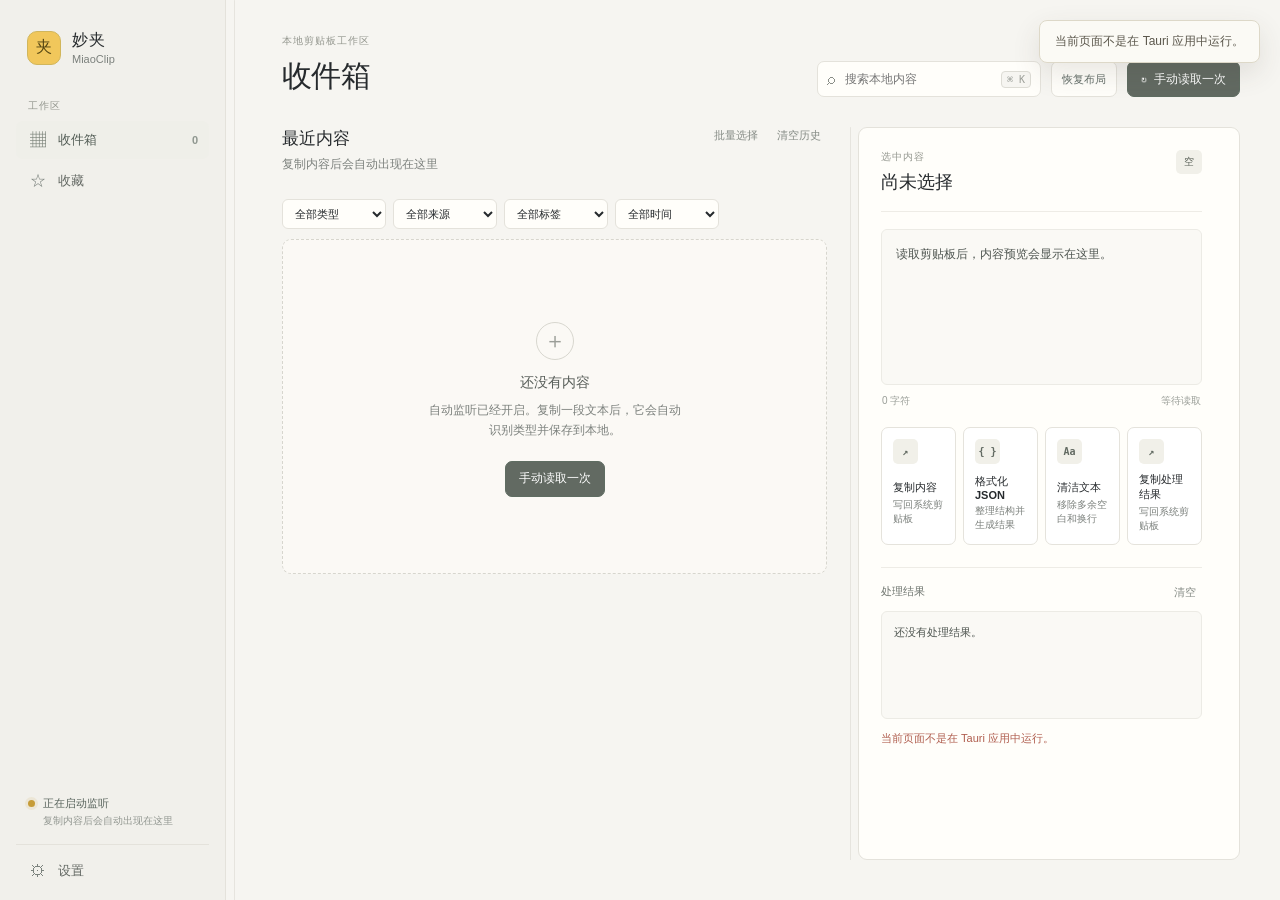
<file: ui/index.html>
<!doctype html>
<html lang="zh-CN">
  <head>
    <meta charset="UTF-8" />
    <meta name="viewport" content="width=device-width, initial-scale=1.0" />
    <meta name="theme-color" content="#f6f5f1" />
    <title>妙夹 · MiaoClip</title>
    <link rel="stylesheet" href="style.css?v=38" />
  </head>
  <body>
    <div class="app-frame">
      <aside class="sidebar">
        <div class="brand-lockup">
          <div class="brand-mark" aria-hidden="true">夹</div>
          <div><strong>妙夹</strong><span>MiaoClip</span></div>
        </div>
        <div class="workspace-label">工作区</div>
        <nav class="primary-nav" aria-label="主要分区">
          <button class="nav-item is-active" data-view="inbox" type="button"><span class="nav-symbol" aria-hidden="true">▦</span><span>收件箱</span><span class="nav-count" id="inbox-count">0</span></button>
          <button class="nav-item" data-view="favorites" type="button"><span class="nav-symbol" aria-hidden="true">☆</span><span>收藏</span></button>
        </nav>
        <div class="sidebar-footer">
          <button class="local-status" id="monitor-toggle" data-state="starting" type="button" aria-pressed="true" title="暂停自动监听">
            <span aria-hidden="true"></span>
            <div><strong id="monitor-status-label">正在启动监听</strong><small id="monitor-status-detail">复制内容后会自动出现在这里</small></div>
          </button>
          <button class="nav-item secondary-nav" data-view="settings" type="button"><span class="nav-symbol" aria-hidden="true">⚙</span><span>设置</span></button>
        </div>
      </aside>
      <div class="layout-splitter layout-splitter-sidebar" id="sidebar-splitter" role="separator" aria-label="调整工作区宽度" aria-orientation="vertical" aria-valuemin="190" aria-valuemax="420" aria-valuenow="226" aria-valuetext="226 像素" tabindex="0" title="拖动调整工作区宽度；双击恢复默认；也可使用左右方向键"></div>

      <main class="workspace">
        <header class="workspace-header">
          <div><p class="overline">本地剪贴板工作区</p><h1 id="view-title">收件箱</h1></div>
          <div class="header-actions">
            <label class="search-box"><span aria-hidden="true">⌕</span><input id="search-input" type="search" placeholder="搜索本地内容" autocomplete="off" /><kbd>⌘ K</kbd></label>
            <button class="layout-reset-button" id="reset-layout" type="button" title="恢复工作区默认布局">恢复布局</button>
            <button class="read-button" id="read-button" type="button" title="手动读取一次当前剪贴板"><span aria-hidden="true">↻</span>手动读取一次</button>
          </div>
        </header>

        <div class="workspace-grid">
          <section class="feed-column" aria-labelledby="feed-heading">
            <div class="section-bar">
              <div><h2 id="feed-heading">最近内容</h2><p id="feed-caption">复制内容后会自动出现在这里</p></div>
              <div class="section-actions">
                <button class="quiet-button" id="enter-selection" type="button">批量选择</button>
                <button class="quiet-button" id="clear-session" type="button">清空历史</button>
              </div>
            </div>
            <div class="bulk-actions" id="bulk-actions" hidden>
              <span class="bulk-selection-count" id="selection-summary" aria-live="polite">未选择内容</span>
              <button class="quiet-button" id="select-visible" type="button" aria-pressed="false">全选当前</button>
              <button class="quiet-button" id="bulk-pin" type="button" disabled>收藏所选</button>
              <button class="quiet-button danger-button" id="bulk-delete" type="button" disabled>删除所选</button>
              <button class="quiet-button" id="exit-selection" type="button">完成</button>
            </div>
            <div class="filter-bar" aria-label="筛选内容">
              <select id="category-filter" aria-label="按类型筛选"><option value="all">全部类型</option><option value="text">文本</option><option value="url">URL</option><option value="account">账号</option><option value="password">敏感信息</option><option value="image">图片</option><option value="file">文件</option></select>
              <select id="source-filter" aria-label="按来源应用筛选"><option value="all">全部来源</option></select>
              <select id="tag-filter" aria-label="按标签筛选"><option value="all">全部标签</option></select>
              <select id="time-filter" aria-label="按时间筛选"><option value="all">全部时间</option><option value="today">今天</option><option value="7d">近 7 天</option><option value="30d">近 30 天</option><option value="custom">自定义</option></select>
              <input id="date-from" type="date" aria-label="开始日期" hidden />
              <input id="date-to" type="date" aria-label="结束日期" hidden />
            </div>
            <div class="feed" id="feed" role="list" aria-label="最近复制内容">
              <div class="empty-feed" id="empty-feed" aria-hidden="true">
                <div class="empty-mark" aria-hidden="true">＋</div>
                <strong id="empty-feed-title">还没有内容</strong>
                <p id="empty-feed-description">自动监听已经开启。复制一段文本后，它会自动识别类型并保存到本地。</p>
                <button class="empty-action" id="empty-read-button" type="button" title="手动读取一次当前剪贴板">手动读取一次</button>
              </div>
            </div>
            <button class="load-more-feed" id="load-more-feed" type="button" hidden>加载更早记录</button>
          </section>
          <div class="layout-splitter layout-splitter-feed" id="feed-splitter" role="separator" aria-label="调整收件箱和详情宽度" aria-orientation="vertical" aria-valuemin="260" aria-valuemax="1000" aria-valuenow="560" aria-valuetext="560 像素" tabindex="0" title="拖动调整收件箱和详情宽度；双击恢复默认；也可使用左右方向键"></div>

          <aside class="detail-column" aria-labelledby="detail-heading">
            <div class="detail-head">
              <div><p class="overline">选中内容</p><h2 id="detail-heading">尚未选择</h2></div>
              <span class="type-badge" id="content-kind">空</span>
            </div>
            <div class="detail-preview" id="clipboard-preview">读取剪贴板后，内容预览会显示在这里。</div>
            <div class="protected-controls" id="protected-controls" hidden>
              <span id="protected-description">密码、银行卡号、身份证号等敏感内容会保存到系统安全存储，历史文件只保留引用，默认遮罩原文。</span>
              <div class="protected-actions">
                <button class="quiet-button reveal-button" id="reveal-protected" type="button" aria-label="显示敏感信息原文" aria-pressed="false"><span class="eye-glyph" aria-hidden="true"></span><span class="reveal-label">显示原文</span></button>
                <button class="quiet-button copy-protected-button" id="copy-protected" type="button" disabled>复制原文</button>
              </div>
            </div>
            <div class="detail-meta"><span id="content-length">0 字符</span><span id="content-time">等待读取</span></div>
            <div class="tag-editor" id="tag-editor" hidden>
              <div class="tag-editor-heading"><span>标签</span><small>用于整理和筛选</small></div>
              <div class="tag-list" id="tag-list"></div>
              <form class="tag-form" id="tag-form">
                <input id="tag-input" type="text" maxlength="24" placeholder="添加标签" autocomplete="off" />
                <button class="quiet-button" type="submit">添加</button>
              </form>
            </div>
            <div class="detail-actions">
              <button class="action-tile" data-action="copy-entry" type="button"><span class="tile-icon">↗</span><span><strong>复制内容</strong><small>写回系统剪贴板</small></span></button>
              <button class="action-tile" data-action="format-json" type="button"><span class="tile-icon">{ }</span><span><strong>格式化 JSON</strong><small>整理结构并生成结果</small></span></button>
              <button class="action-tile" data-action="clean-text" type="button"><span class="tile-icon">Aa</span><span><strong>清洁文本</strong><small>移除多余空白和换行</small></span></button>
              <button class="action-tile" data-action="copy-result" type="button"><span class="tile-icon">↗</span><span><strong>复制处理结果</strong><small>写回系统剪贴板</small></span></button>
            </div>
            <div class="result-block">
              <div class="result-heading"><span>处理结果</span><button class="quiet-button" id="clear-result" type="button">清空</button></div>
              <pre id="result-preview">还没有处理结果。</pre>
            </div>
            <p class="message" id="message" role="status"></p>
          </aside>
        </div>
        <section class="settings-panel" id="settings-panel" hidden aria-labelledby="settings-heading">
          <div class="settings-heading">
            <div><p class="overline">通知与偏好</p><h2 id="settings-heading">收到新内容时</h2></div>
            <button class="quiet-button" id="settings-back" type="button">返回收件箱</button>
          </div>
          <div class="settings-list">
            <label class="setting-row"><span><strong>应用内提示</strong><small>在妙夹窗口右上角显示“收到新内容”的提示。</small></span><input id="notify-in-app" type="checkbox" checked /></label>
            <label class="setting-row"><span><strong>桌面浮层提示</strong><small>像收到消息一样在桌面角落弹出，不需要打开妙夹主窗口；原文不会进入系统通知中心。</small></span><input id="notify-desktop" type="checkbox" checked /></label>
            <label class="setting-row"><span><strong>敏感信息复制提醒</strong><small>复制密码、Token、银行卡号或身份证号时显示安全提醒，不展示原文。</small></span><input id="notify-sensitive" type="checkbox" checked /></label>
            <label class="setting-row"><span><strong>捕获图片</strong><small>关闭后，复制的图片不会进入妙夹历史，也不会弹出提示。</small></span><input id="capture-images" type="checkbox" checked /></label>
            <label class="setting-row"><span><strong>捕获文件</strong><small>关闭后，复制的文件不会进入妙夹历史，也不会弹出提示。</small></span><input id="capture-files" type="checkbox" checked /></label>
            <label class="setting-row"><span><strong>显示来源应用</strong><small>关闭后，列表、详情和提示中不显示来源；来源仍保存在本地，之后可以继续按来源筛选。</small></span><input id="show-source-app" type="checkbox" checked /></label>
            <label class="setting-row"><span><strong>点击桌面提示</strong><small>选择点击复制提示后打开对应记录，或只打开妙夹主窗口。</small></span><select id="toast-click-action"><option value="entry">打开对应记录</option><option value="window">打开妙夹</option></select></label>
            <label class="setting-row"><span><strong>开机启动</strong><small>进入系统后在后台自动运行妙夹，方便持续监听剪贴板；不会改变当前历史内容。</small></span><input id="launch-at-login" type="checkbox" /></label>
            <label class="setting-row setting-row-info"><span><strong>快速粘贴入口</strong><small>按 <kbd>⌘/Ctrl + Shift + Space</kbd> 打开妙夹，输入关键词后用 ↑↓ 选择，按 Enter 复制，按 Esc 收起。</small></span><input id="quick-paste-enabled" type="checkbox" checked /></label>
            <label class="setting-row setting-row-warning"><span><strong>隐私模式</strong><small>暂停自动捕获、桌面通知和新记录写入；适合复制银行卡号、身份证或私人聊天内容，关闭妙夹后会自动恢复监听。</small></span><input id="privacy-mode" type="checkbox" /></label>
            <label class="setting-row"><span><strong>提示位置</strong><small>选择独立提示浮层出现在哪个屏幕角落。</small></span><select id="notify-position"><option value="top-left">左上角</option><option value="top-right">右上角</option><option value="bottom-left">左下角</option><option value="bottom-right" selected>右下角</option></select></label>
            <label class="setting-row"><span><strong>提示框持续时间</strong><small>控制桌面浮层和妙夹窗口内提示显示多久，时间到后会自动消失。</small></span><select id="notify-duration"><option value="1500">1.5 秒</option><option value="2500">2.5 秒</option><option value="3000" selected>3 秒</option><option value="5000">5 秒</option><option value="8000">8 秒</option><option value="15000">15 秒</option></select></label>
            <label class="setting-row setting-row-warning"><span><strong>自动清理历史</strong><small>按你设置的保留时间清理未收藏记录；不开启时不会因条数上限淘汰历史，收藏内容永远保留。默认关闭。</small></span><input id="cleanup-enabled" type="checkbox" /></label>
            <div class="setting-row setting-row-cleanup"><span><strong>清理规则</strong><small>自动清理只处理超过保留时间且未收藏的内容；图片和敏感正文也会同步清理。历史记录没有固定条数上限。</small></span><div class="setting-controls"><select id="cleanup-days" aria-label="历史保留时间"><option value="1">保留 1 天</option><option value="3">保留 3 天</option><option value="7">保留 7 天</option><option value="14">保留 14 天</option><option value="30" selected>保留 30 天</option><option value="60">保留 60 天</option><option value="90">保留 90 天</option><option value="180">保留 180 天</option><option value="365">保留 1 年</option></select><select id="cleanup-schedule" aria-label="自动清理频率"><option value="startup">每次启动时</option><option value="daily">每天</option><option value="weekly">每周</option></select><button class="quiet-button danger-button" id="cleanup-old-history" type="button">立即清理</button></div></div>
            <div class="setting-row setting-row-backup"><span><strong>历史备份</strong><small>导出或导入本机历史，导入会与现有内容合并；敏感内容只保留遮罩后的记录信息，不会导出原文。</small></span><div class="setting-controls"><button class="quiet-button" id="export-history" type="button">导出历史</button><button class="quiet-button" id="import-history" type="button">导入历史</button></div></div>
          </div>
          <p class="settings-note" id="settings-note">通知设置只保存在本机。备份文件仍可能包含普通文本、URL、文件路径和图片，请妥善保管。</p>
          <section class="diagnostics-panel" aria-labelledby="diagnostics-heading">
            <div class="diagnostics-heading">
              <div><p class="overline">运行环境</p><h3 id="diagnostics-heading">平台能力诊断</h3></div>
              <div class="diagnostics-actions"><button class="quiet-button" id="restart-monitor" type="button">重新启动监听</button><button class="quiet-button" id="refresh-diagnostics" type="button">重新检测</button></div>
            </div>
            <p class="diagnostics-summary" id="diagnostics-summary">正在读取当前设备能力…</p>
            <div class="diagnostics-grid">
              <div class="diagnostic-row"><span><strong>系统与架构</strong><small id="diagnostic-platform-detail">等待检测</small></span><b class="diagnostic-state" id="diagnostic-platform-state">检测中</b></div>
              <div class="diagnostic-row"><span><strong>剪贴板监听</strong><small id="diagnostic-monitor-detail">等待检测</small></span><b class="diagnostic-state" id="diagnostic-monitor-state">检测中</b></div>
              <div class="diagnostic-row"><span><strong>来源应用识别</strong><small id="diagnostic-source-detail">等待检测</small></span><b class="diagnostic-state" id="diagnostic-source-state">检测中</b></div>
              <div class="diagnostic-row"><span><strong>系统安全存储</strong><small id="diagnostic-secure-detail">等待检测</small></span><b class="diagnostic-state" id="diagnostic-secure-state">检测中</b></div>
              <div class="diagnostic-row"><span><strong>开机启动</strong><small id="diagnostic-autostart-detail">等待检测</small></span><b class="diagnostic-state" id="diagnostic-autostart-state">检测中</b></div>
              <div class="diagnostic-row"><span><strong>图片与文件捕获</strong><small id="diagnostic-media-detail">等待检测</small></span><b class="diagnostic-state" id="diagnostic-media-state">检测中</b></div>
            </div>
          </section>
        </section>
      </main>
    </div>
    <div class="toast-region" id="toast-region" aria-live="polite" aria-atomic="true"></div>
    <script src="capture-state.js?v=1"></script>
    <script src="main.js?v=35"></script>
  </body>
</html>
</file>
<file: ui/style.css>
:root {
  color: #262a2d;
  background: #f6f5f1;
  color-scheme: light;
  font-family: -apple-system, BlinkMacSystemFont, "SF Pro Text", "Helvetica Neue", sans-serif;
  font-synthesis: none;
  text-rendering: optimizeLegibility;
  --ink: #262a2d;
  --muted: #7c817d;
  --line: #e4e2db;
  --paper: #fffefa;
  --accent: #626a62;
  --accent-soft: #f1f0e9;
  --focus-line: #9b947f;
  --yellow: #f1c75b;
  --sidebar-width: 226px;
  --feed-width: 560px;
  --splitter-size: 16px;
}

* { box-sizing: border-box; }
[hidden] { display: none !important; }
::selection { color: var(--ink); background: #ebe6d7; }
html, body { min-width: 0; }
body { margin: 0; min-height: 100vh; overflow-x: hidden; background: #f6f5f1; }
button, input, select { font: inherit; -webkit-tap-highlight-color: transparent; }
button { max-width: 100%; cursor: pointer; -webkit-appearance: none; appearance: none; }
button:active { filter: brightness(0.985); }
button:focus-visible, select:focus-visible, input:focus-visible {
  outline: 2px solid var(--focus-line);
  outline-offset: 2px;
  box-shadow: none;
}
button:focus:not(:focus-visible), select:focus:not(:focus-visible), input:focus:not(:focus-visible) {
  outline: none;
  box-shadow: none;
}
.app-frame { display: grid; grid-template-columns: minmax(190px, var(--sidebar-width)) var(--splitter-size) minmax(0, 1fr); width: 100%; min-height: 100vh; }
.sidebar { display: flex; min-width: 0; flex-direction: column; padding: 30px 16px 18px; border-right: 1px solid var(--line); background: #f1f0eb; }
.layout-splitter { position: relative; z-index: 2; width: var(--splitter-size); min-width: var(--splitter-size); cursor: col-resize; touch-action: none; user-select: none; outline: none; background: transparent; -webkit-appearance: none; appearance: none; -webkit-focus-ring-color: transparent; -webkit-tap-highlight-color: transparent; }
.layout-splitter::after { position: absolute; top: 0; bottom: 0; left: 7.5px; width: 1px; border-radius: 3px; background: #e6e4de; content: ""; transition: background 120ms ease; }
.layout-splitter::before { position: absolute; top: 50%; left: 5.5px; z-index: 1; width: 5px; height: 26px; border-right: 1px solid #c2beb5; border-left: 1px solid #c2beb5; content: ""; opacity: 0; transform: translateY(-50%); transition: opacity 120ms ease, border-color 120ms ease; }
.layout-splitter:hover::after, .layout-splitter:focus-visible::after, .layout-splitter.is-resizing::after { background: #d8d5cc; }
.layout-splitter:hover::before, .layout-splitter:focus-visible::before, .layout-splitter.is-resizing::before { border-color: #b1ada3; opacity: 0.54; }
.layout-splitter:focus, .layout-splitter:focus-visible { outline: 1px solid rgba(125, 119, 105, 0.12); outline-offset: -1px; box-shadow: none; }
.is-resizing, .is-resizing * { cursor: col-resize !important; user-select: none !important; }
.brand-lockup { display: flex; align-items: center; gap: 11px; padding: 0 11px 34px; }
.brand-mark { display: grid; place-items: center; width: 34px; height: 34px; border: 1px solid #d1b65b; border-radius: 10px; color: #544613; background: var(--yellow); font-weight: 800; }
.brand-lockup strong, .brand-lockup span { display: block; }
.brand-lockup strong { font-size: 16px; letter-spacing: 0.04em; }
.brand-lockup span { margin-top: 2px; color: var(--muted); font-size: 11px; }
.workspace-label, .overline { color: #94978f; font-size: 10px; font-weight: 800; letter-spacing: 0.1em; text-transform: uppercase; }
.workspace-label { padding: 0 12px 8px; }
.primary-nav { display: grid; gap: 3px; }
.nav-item { display: grid; grid-template-columns: 22px 1fr auto; align-items: center; gap: 9px; width: 100%; min-height: 38px; padding: 0 11px; border: 0; border-radius: 7px; color: #646964; background: transparent; text-align: left; font-size: 13px; }
.nav-item:hover { color: var(--ink); background: #e9e8e2; }
.nav-item.is-active { color: #535d56; background: #efefe9; font-weight: 700; }
.nav-symbol { color: #7b827d; font-size: 16px; text-align: center; }
.is-active .nav-symbol { color: #788077; }
.nav-count { color: #8f9790; font-size: 11px; font-variant-numeric: tabular-nums; }
.sidebar-footer { margin-top: auto; }
.local-status { display: flex; align-items: flex-start; gap: 8px; width: 100%; padding: 10px 12px 16px; border: 0; color: #838984; background: transparent; font-size: 11px; text-align: left; }
.local-status:hover { color: var(--ink); background: #e9e8e2; }
.local-status > span { flex: 0 0 auto; width: 7px; height: 7px; margin-top: 4px; border-radius: 50%; background: #61a375; box-shadow: 0 0 0 3px rgba(97, 163, 117, 0.12); }
.local-status > div { min-width: 0; }
.local-status strong, .local-status small { display: block; overflow-wrap: anywhere; }
.local-status strong { color: #59645d; font-size: 11px; font-weight: 700; }
.local-status small { margin-top: 3px; color: #929791; font-size: 10px; line-height: 1.4; }
.local-status[data-state="starting"] > span { background: #c69c38; box-shadow: 0 0 0 3px rgba(198, 156, 56, 0.12); }
.local-status[data-state="error"] > span { background: #b05e4f; box-shadow: 0 0 0 3px rgba(176, 94, 79, 0.12); }
.local-status[data-state="paused"] > span { background: #c69c38; box-shadow: 0 0 0 3px rgba(198, 156, 56, 0.12); }
.local-status[data-state="privacy"] > span { background: #b05e4f; box-shadow: 0 0 0 3px rgba(176, 94, 79, 0.12); }
.secondary-nav { border-top: 1px solid var(--line); border-radius: 0; padding-top: 14px; }
.workspace { width: 100%; min-width: 0; padding: 34px 40px 40px; }
.workspace-header { display: flex; min-width: 0; align-items: flex-end; justify-content: space-between; gap: 24px; max-width: 1240px; margin: 0 auto 30px; }
.overline { margin: 0 0 8px; }
h1, h2, p { margin: 0; }
h1 { font-size: 30px; font-weight: 760; letter-spacing: -0.02em; }
h2 { font-size: 17px; font-weight: 760; }
.header-actions { display: flex; min-width: 0; align-items: center; gap: 10px; }
.search-box { display: flex; min-width: 0; align-items: center; gap: 8px; width: 224px; height: 36px; padding: 0 9px; border: 1px solid var(--line); border-radius: 7px; color: #8a8e88; background: var(--paper); }
.search-box input { width: 100%; min-width: 0; border: 0; outline: 0; color: var(--ink); background: transparent; font-size: 12px; }
.search-box kbd { padding: 2px 5px; border: 1px solid #dddcd5; border-radius: 4px; color: #9b9e98; background: #f6f5f1; font-size: 10px; white-space: nowrap; }
.read-button, .empty-action { display: inline-flex; align-items: center; gap: 7px; height: 36px; padding: 0 13px; border: 1px solid #5f6d62; border-radius: 7px; color: #fff; background: var(--accent); font-size: 12px; font-weight: 700; }
.read-button:hover, .empty-action:hover { background: #5f6d63; }
.layout-reset-button { height: 36px; padding: 0 10px; border: 1px solid var(--line); border-radius: 7px; color: #66706b; background: var(--paper); font-size: 11px; }
.layout-reset-button:hover { border-color: #b9c2ba; color: #596b5f; background: #f7f8f3; }
.workspace-grid { display: grid; grid-template-columns: minmax(260px, var(--feed-width)) var(--splitter-size) minmax(260px, 1fr); width: 100%; max-width: none; margin: 0 auto; overflow-anchor: none; }
.feed-column, .detail-column { min-width: 0; }
.feed-column { overflow-anchor: none; scroll-behavior: auto; }
.section-bar { display: flex; min-width: 0; align-items: flex-start; justify-content: space-between; gap: 12px; min-height: 58px; }
.section-bar > div { min-width: 0; }
.section-bar p { margin-top: 6px; color: var(--muted); font-size: 12px; }
.quiet-button { border: 0; color: #858b85; background: transparent; font-size: 11px; }
.quiet-button:hover { color: var(--accent); }
.feed { display: grid; gap: 9px; }
.load-more-feed { display: block; width: 100%; margin: 12px 0 28px; padding: 11px 14px; border: 1px solid var(--line); border-radius: 7px; color: #66706b; background: rgba(255, 254, 250, 0.72); font-size: 12px; transition: border-color 120ms ease, background 120ms ease; }
.load-more-feed:hover { border-color: #cbc8bf; background: var(--paper); }
.load-more-feed:focus-visible { outline: 2px solid var(--focus-line); outline-offset: 2px; }
.empty-feed { display: grid; justify-items: center; padding: 82px 30px 76px; border: 1px dashed #d7d6ce; border-radius: 9px; color: var(--muted); background: rgba(255, 254, 250, 0.5); text-align: center; }
.empty-mark { display: grid; place-items: center; width: 38px; height: 38px; margin-bottom: 14px; border: 1px solid #d8d7cf; border-radius: 50%; color: #9b9e98; font-size: 22px; font-weight: 300; }
.empty-feed strong { color: #575d58; font-size: 14px; }
.empty-feed p { max-width: 260px; margin: 8px 0 20px; font-size: 12px; line-height: 1.7; }
.section-actions, .bulk-actions { display: flex; align-items: center; flex-wrap: wrap; gap: 7px; }
.bulk-actions { min-height: 38px; margin: 0 0 10px; padding: 7px 10px; border: 1px solid #deded5; border-radius: 7px; background: #f5f5ef; }
.bulk-actions[hidden] { display: none; }
.bulk-selection-count { margin-right: auto; color: #53635d; font-size: 11px; font-weight: 700; }
.danger-button { color: #a25448; }
.danger-button:hover { color: #8e3d32; background: #fcedea; }
.feed-card { display: grid; grid-template-columns: 0 minmax(0, 1fr) auto; gap: 8px; align-items: stretch; min-width: 0; padding: 0 8px 0 14px; border: 1px solid var(--line); border-radius: 8px; background: var(--paper); }
.feed-card.is-selected { border-color: #d5d8d0; background: #fcfcf8; box-shadow: inset 3px 0 0 #c7b56b; }
.feed-card.is-quick-selected { border-color: #c8cbbf; background: #faf8ef; box-shadow: inset 3px 0 0 #b4943d; }
.feed-card:hover { border-color: #c1c9be; }
.selection-control { display: grid; place-items: center; width: 0; overflow: hidden; opacity: 0; transition: width 120ms ease, opacity 120ms ease; }
.feed-card.is-selection-mode { grid-template-columns: 28px minmax(0, 1fr) auto; }
.feed-card.is-selection-mode .selection-control { width: 28px; opacity: 1; }
.selection-control input { width: 16px; height: 16px; accent-color: var(--accent); }
.feed-card-main { display: grid; grid-template-columns: auto minmax(0, 1fr) auto; gap: 11px; align-items: start; min-width: 0; padding: 14px 0; border: 0; color: inherit; background: transparent; text-align: left; }
.feed-card-main:hover { color: inherit; }
.feed-icon { display: grid; place-items: center; width: 30px; height: 30px; border-radius: 7px; color: var(--accent); background: var(--accent-soft); font-size: 13px; font-weight: 800; }
.feed-card strong, .feed-card small { display: block; }
.feed-card strong { overflow: hidden; color: #3c4440; font-size: 12px; font-weight: 700; text-overflow: ellipsis; white-space: nowrap; }
.feed-card small { margin-top: 5px; color: var(--muted); font-size: 11px; }
.feed-time { color: #9a9e98; font-size: 10px; white-space: nowrap; }
.pin-button { align-self: center; width: 28px; height: 28px; padding: 0; border: 0; border-radius: 5px; color: #a2a69f; background: transparent; font-size: 18px; line-height: 1; }
.pin-button:hover, .pin-button.is-pinned { color: #bd8b27; background: #fbf5df; }
.detail-column { min-width: 0; min-height: 0; padding: 22px; border: 1px solid var(--line); border-radius: 9px; background: var(--paper); }
.detail-head { display: flex; min-width: 0; align-items: flex-start; justify-content: space-between; gap: 12px; padding-bottom: 17px; border-bottom: 1px solid #eeece6; }
.detail-head > div { min-width: 0; }
.detail-head .overline { margin-bottom: 6px; }
.detail-head h2 { overflow-wrap: anywhere; font-size: 18px; }
.type-badge { padding: 5px 8px; border-radius: 5px; color: #5b6259; background: var(--accent-soft); font-size: 10px; font-weight: 800; }
.detail-preview { min-height: 156px; max-height: 250px; margin-top: 17px; overflow: auto; padding: 14px; border: 1px solid #ecebe5; border-radius: 6px; color: #4e5550; background: #faf9f5; font: 12px/1.7 "SFMono-Regular", Consolas, monospace; white-space: pre-wrap; word-break: break-word; }
.filter-bar { display: flex; flex-wrap: wrap; gap: 7px; margin: 14px 0 10px; }
.filter-bar select, .filter-bar input { min-width: 104px; max-width: 100%; padding: 7px 8px; border: 1px solid var(--line); border-radius: 6px; color: var(--ink); background: var(--paper); font-size: 11px; }
.filter-bar input { min-width: 126px; }
.tag-editor { margin: 0 0 18px; padding: 12px; border: 1px solid #ecebe5; border-radius: 7px; background: #faf9f5; }
.tag-editor[hidden] { display: none; }
.tag-editor-heading { display: flex; justify-content: space-between; gap: 10px; color: #6f756f; font-size: 11px; font-weight: 700; }
.tag-editor-heading small { color: var(--muted); font-size: 10px; font-weight: 400; }
.tag-list { display: flex; flex-wrap: wrap; gap: 5px; min-height: 24px; margin: 9px 0; }
.tag-form { display: flex; gap: 7px; }
.tag-form input { min-width: 0; flex: 1; padding: 7px 8px; border: 1px solid var(--line); border-radius: 6px; color: var(--ink); background: #fff; font-size: 11px; }
.tag-chip { display: inline-flex; align-items: center; gap: 4px; max-width: 100%; padding: 3px 7px; border-radius: 4px; color: #59645c; background: #efefe8; font-size: 10px; overflow-wrap: anywhere; }
.tag-chip button { padding: 0; border: 0; color: #6c827b; background: transparent; cursor: pointer; font-size: 13px; line-height: 1; }
.tag-chip button:hover { color: #a25448; }
.feed-tags { display: flex; flex-wrap: wrap; gap: 4px; margin-top: 4px; }
.protected-controls { display: flex; align-items: center; justify-content: space-between; gap: 12px; margin-top: 8px; color: #8a6d3b; font-size: 10px; line-height: 1.45; }
.protected-controls[hidden] { display: none; }
.protected-actions { display: flex; flex: none; align-items: center; gap: 6px; }
.reveal-button, .copy-protected-button { display: inline-flex; align-items: center; gap: 6px; white-space: nowrap; }
.copy-protected-button:disabled { cursor: not-allowed; opacity: 0.45; }
.eye-glyph { position: relative; display: inline-block; width: 14px; height: 9px; border: 1.5px solid #7f642a; border-radius: 70% / 100%; }
.eye-glyph::after { position: absolute; top: 1px; left: 4px; width: 4px; height: 4px; border-radius: 50%; background: #7f642a; content: ""; }
.feed-card.is-protected { border-color: #ead9ae; background: #fffdf6; }
.feed-card.is-protected .feed-icon { color: #9c7428; background: #fbf1cf; }
.feed-card-actions { display: flex; align-items: center; gap: 2px; }
.delete-button { width: 28px; height: 28px; padding: 0; border: 0; border-radius: 5px; color: #a2a69f; background: transparent; font-size: 18px; line-height: 1; }
.delete-button:hover { color: #b05e4f; background: #fcedea; }
.detail-image { display: block; width: 100%; height: auto; max-height: 420px; object-fit: contain; }
.file-preview-list { display: grid; gap: 14px; min-width: 0; font-family: -apple-system, BlinkMacSystemFont, sans-serif; white-space: normal; }
.file-preview-item { display: grid; gap: 7px; min-width: 0; padding-bottom: 12px; border-bottom: 1px solid #e8e6df; }
.file-preview-item:last-child { padding-bottom: 0; border-bottom: 0; }
.file-preview-name, .file-preview-path, .file-preview-status { min-width: 0; overflow-wrap: anywhere; }
.file-preview-name { color: #3c4440; font-size: 12px; }
.file-preview-path { color: #7c817d; font: 10px/1.5 "SFMono-Regular", Consolas, monospace; }
.file-preview-status { color: #9a6f2d; font-size: 10px; line-height: 1.5; }
.file-preview-image { display: block; width: 100%; max-height: 280px; border-radius: 5px; background: #f1f0eb; object-fit: contain; }
.file-preview-image[hidden] { display: none; }
.detail-meta { display: flex; justify-content: space-between; gap: 12px; padding: 9px 1px 19px; color: #9a9e98; font-size: 10px; }
.detail-actions { display: grid; grid-template-columns: repeat(4, minmax(0, 1fr)); gap: 7px; }
.action-tile { display: grid; min-width: 0; gap: 8px; min-height: 96px; padding: 11px; border: 1px solid #e5e3dc; border-radius: 7px; color: var(--ink); background: #fff; text-align: left; }
.action-tile:hover { border-color: #c0cbc0; background: #f8faf6; }
.action-tile:disabled { cursor: not-allowed; opacity: 0.45; }
.tile-icon { display: grid; place-items: center; width: 25px; height: 25px; border-radius: 5px; color: var(--accent); background: var(--accent-soft); font: 700 10px "SFMono-Regular", Consolas, monospace; }
.action-tile strong, .action-tile small { display: block; overflow-wrap: anywhere; }
.action-tile strong { font-size: 11px; }
.action-tile small { margin-top: 3px; color: var(--muted); font-size: 10px; line-height: 1.4; }
.result-block { margin-top: 22px; border-top: 1px solid #eeece6; }
.result-heading { display: flex; justify-content: space-between; padding: 16px 0 10px; color: #6f756f; font-size: 11px; font-weight: 700; }
.result-block pre { min-height: 108px; max-height: 170px; margin: 0; overflow: auto; padding: 12px; border: 1px solid #ecebe5; border-radius: 6px; color: #4e5550; background: #faf9f5; font: 11px/1.65 "SFMono-Regular", Consolas, monospace; white-space: pre-wrap; word-break: break-word; }
.message { min-height: 19px; margin-top: 12px; color: #b05e4f; font-size: 11px; }
.toast-region { position: fixed; z-index: 10; top: 20px; right: 20px; max-width: min(360px, calc(100vw - 40px)); padding: 12px 15px; border: 1px solid #ddd8c8; border-radius: 8px; color: #5b574c; background: #fbfaf5; box-shadow: 0 10px 28px rgba(63, 59, 47, 0.12); font-size: 12px; opacity: 0; pointer-events: none; transform: translateY(-8px); transition: opacity 160ms ease, transform 160ms ease; }
.toast-region.is-visible { opacity: 1; transform: translateY(0); }
.settings-panel { width: min(720px, 100%); margin: 0 auto; padding: 24px; border: 1px solid var(--line); border-radius: 9px; background: var(--paper); }
.settings-heading { display: flex; align-items: flex-start; justify-content: space-between; gap: 16px; padding-bottom: 18px; border-bottom: 1px solid #eeece6; }
.settings-list { display: grid; gap: 0; }
.setting-row-info { background: #f0f5f2; }
.setting-value { flex: 0 0 auto; color: var(--accent); font-size: 11px; font-weight: 700; }
.setting-row kbd { padding: 2px 5px; border: 1px solid #d6dfda; border-radius: 4px; color: #53635d; background: #fffefa; font-size: 10px; white-space: nowrap; }
.setting-row { display: flex; align-items: center; justify-content: space-between; gap: 20px; min-height: 76px; padding: 15px 0; border-bottom: 1px solid #eeece6; cursor: pointer; }
.setting-row span { min-width: 0; }
.setting-row strong, .setting-row small { display: block; }
.setting-row strong { font-size: 13px; }
.setting-row small { max-width: 560px; margin-top: 5px; color: var(--muted); font-size: 11px; line-height: 1.5; }
.setting-row input { flex: 0 0 auto; width: 18px; height: 18px; accent-color: var(--accent); }
.setting-row select { flex: 0 0 auto; min-width: 96px; padding: 7px 8px; border: 1px solid var(--line); border-radius: 6px; color: var(--ink); background: var(--paper); font-size: 11px; }
.setting-controls { display: flex; flex: 0 0 auto; align-items: center; gap: 8px; }
.setting-controls select { min-width: 88px; }
.setting-row-cleanup { align-items: flex-start; }
.setting-row-cleanup .setting-controls { padding-top: 2px; }
.setting-row-backup { align-items: flex-start; }
.setting-row-backup .setting-controls { padding-top: 2px; }
.setting-row-warning strong { color: #8a5f28; }
.settings-note { margin-top: 18px; color: var(--muted); font-size: 11px; line-height: 1.5; }
.diagnostics-panel { margin-top: 24px; padding-top: 20px; border-top: 1px solid #eeece6; }
.diagnostics-heading { display: flex; align-items: flex-start; justify-content: space-between; gap: 14px; }
.diagnostics-heading h3 { margin: 0; font-size: 15px; }
.diagnostics-summary { margin-top: 8px; color: var(--muted); font-size: 11px; line-height: 1.5; }
.diagnostics-grid { display: grid; grid-template-columns: repeat(2, minmax(0, 1fr)); gap: 8px; margin-top: 14px; }
.diagnostic-row { display: flex; min-width: 0; align-items: flex-start; justify-content: space-between; gap: 12px; padding: 11px 12px; border: 1px solid #eeece6; border-radius: 6px; background: #faf9f5; }
.diagnostic-row span { min-width: 0; }
.diagnostic-row strong, .diagnostic-row small { display: block; }
.diagnostic-row strong { color: #4e5752; font-size: 11px; }
.diagnostic-row small { margin-top: 4px; color: var(--muted); font-size: 10px; line-height: 1.45; overflow-wrap: anywhere; }
.diagnostic-state { flex: 0 0 auto; color: #4f8764; font-size: 10px; font-weight: 700; white-space: nowrap; }
.diagnostic-state[data-state="warning"] { color: #a36345; }
.diagnostic-state[data-state="pending"] { color: #9a7a35; }
@media (min-width: 840px) {
  .app-frame { height: 100vh; min-height: 0; }
  .sidebar { min-height: 0; overflow: hidden; }
  .workspace { display: grid; grid-template-rows: auto minmax(0, 1fr); height: 100vh; min-height: 0; overflow: hidden; }
  .workspace-header { width: 100%; }
  .workspace-grid { width: 100%; height: 100%; min-height: 0; overflow: hidden; }
  .feed-column, .detail-column { min-height: 0; overflow-y: auto; scrollbar-gutter: stable; }
  .settings-panel { max-height: 100%; overflow-y: auto; }
}
@media (max-width: 1100px) {
  .app-frame { grid-template-columns: minmax(190px, var(--sidebar-width)) var(--splitter-size) minmax(0, 1fr); }
  .workspace { padding: 28px 22px 32px; }
  .workspace-header { align-items: flex-start; flex-direction: column; }
  .header-actions { width: 100%; }
  .search-box { flex: 1; }
}
@media (max-width: 1100px) and (max-height: 720px) {
  .workspace { padding: 20px 22px 22px; }
  .workspace-header { align-items: flex-end; flex-direction: row; gap: 14px; margin-bottom: 18px; }
  .header-actions { width: auto; }
  .search-box { flex: 0 1 190px; }
  .detail-column { padding: 16px; }
  .detail-head { padding-bottom: 12px; }
  .detail-preview { min-height: 96px; max-height: 140px; margin-top: 12px; padding: 10px; }
  .detail-meta { padding: 7px 1px 12px; }
  .action-tile { min-height: 72px; padding: 8px; gap: 6px; }
  .result-block { margin-top: 14px; }
  .result-heading { padding: 10px 0 7px; }
  .result-block pre { min-height: 65px; max-height: 100px; padding: 9px; }
  .message { min-height: 14px; margin-top: 8px; }
  .empty-feed { padding: 42px 24px 38px; }
}
@media (max-width: 839px) {
  .app-frame { display: block; }
  .layout-splitter { display: none; }
  .sidebar { display: grid; grid-template-columns: auto minmax(0, 1fr); align-items: center; gap: 14px; padding: 12px 16px; border-right: 0; border-bottom: 1px solid var(--line); }
  .brand-lockup { min-width: max-content; padding: 0; }
  .workspace-label, .sidebar-footer { display: none; }
  .primary-nav { display: flex; min-width: 0; flex-wrap: wrap; gap: 3px; }
  .primary-nav .nav-item { width: auto; min-width: max-content; }
  .workspace { min-height: 100vh; padding: 22px 16px 28px; }
  .workspace-grid { grid-template-columns: 1fr; }
  .detail-column { min-height: 0; }
}
@media (max-width: 560px) {
  .sidebar { grid-template-columns: 1fr; gap: 10px; }
  .brand-lockup { justify-content: center; }
  .workspace { padding: 20px 12px 24px; }
  .workspace-header { gap: 18px; margin-bottom: 22px; }
  h1 { font-size: 26px; }
  .header-actions { align-items: stretch; flex-direction: column; }
  .search-box { width: 100%; }
  .read-button { justify-content: center; }
  .section-bar { flex-direction: column; gap: 8px; }
  .section-actions { width: 100%; }
  .section-actions .quiet-button { flex: 1; }
  .bulk-actions { align-items: stretch; }
  .bulk-selection-count { flex-basis: 100%; }
  .bulk-actions .quiet-button { flex: 1; }
  .detail-column { padding: 16px; }
  .setting-row-cleanup { align-items: flex-start; flex-direction: column; gap: 10px; }
  .setting-row-backup { align-items: flex-start; flex-direction: column; gap: 10px; }
  .setting-controls { width: 100%; }
  .setting-controls { flex-wrap: wrap; max-width: 100%; }
  .setting-controls select, .setting-controls button { flex: 1 1 120px; }
  .detail-actions { grid-template-columns: 1fr; }
  .detail-meta { flex-wrap: wrap; }
  .feed-card-main { grid-template-columns: auto minmax(0, 1fr); }
  .feed-time { grid-column: 2; justify-self: start; }
  .diagnostics-grid { grid-template-columns: 1fr; }
}
</file>
